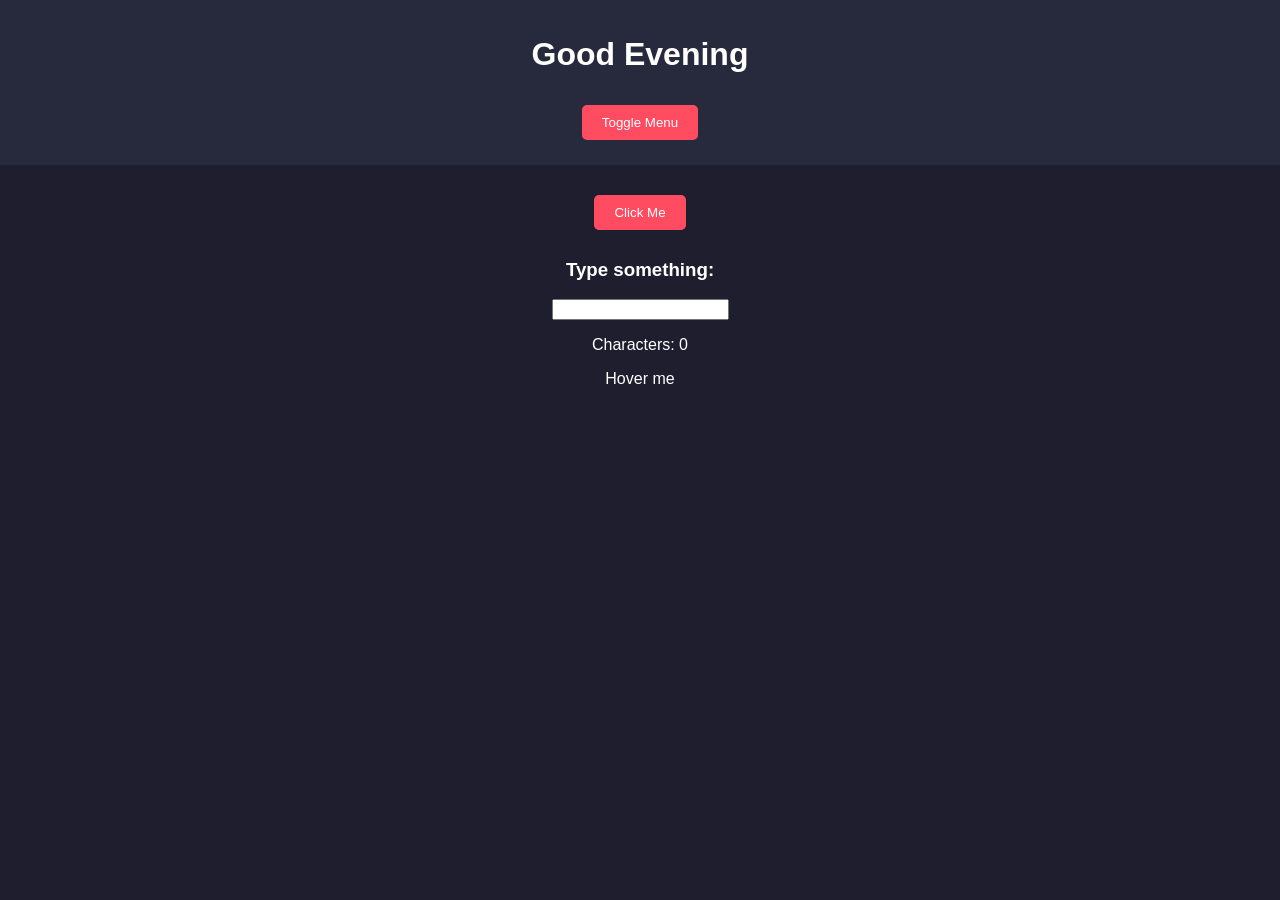
<file: week6/index.html>
<!DOCTYPE html>
<html lang="en">
<head>
  <meta charset="UTF-8">
  <title>Interactive Site</title>
  <link rel="stylesheet" href="./style.css" />
</head>
<body>

<header>
  <h1 id="greeting">Welcome</h1>
  <button id="menu-btn">Toggle Menu</button>
</header>

<nav id="menu">
  <a href="#">Home</a>
  <a href="#">About</a>
  <a href="#">Contact</a>
</nav>

<div class="container">

  <!-- Click Event -->
  <button id="click-btn">Click Me</button>
  <p id="click-result"></p>

  <!-- Input Event -->
  <h3>Type something:</h3>
  <input type="text" id="text-input">
  <p id="char-count">Characters: 0</p>

  <!-- Hover Event -->
  <div class="hover-box" id="hover-box">Hover me</div>

</div>

<script>
  // 1. PAGE LOAD EVENT (Greeting)
  window.addEventListener("load", function() {
    const greeting = document.getElementById("greeting");
    const hour = new Date().getHours();

    if (hour < 12) {
      greeting.textContent = "Good Morning";
    } else if (hour < 18) {
      greeting.textContent = "Good Afternoon";
    } else {
      greeting.textContent = "Good Evening";
    }
  });

  // 2. CLICK EVENT
  document.getElementById("click-btn").addEventListener("click", function() {
    document.getElementById("click-result").textContent = "Button Pressed!";
  });

  // 3. INPUT EVENT
  document.getElementById("text-input").addEventListener("input", function(e) {
    document.getElementById("char-count").textContent =
      "Characters: " + e.target.value.length;
  });

  // 4. HOVER EVENT
  const hoverBox = document.getElementById("hover-box");

  hoverBox.addEventListener("mouseenter", function() {
    hoverBox.style.background = "#ff4c60";
  });

  hoverBox.addEventListener("mouseleave", function() {
    hoverBox.style.background = "#444";
  });

  // 5. TOGGLE MENU (SHOW/HIDE)
  document.getElementById("menu-btn").addEventListener("click", function() {
    const menu = document.getElementById("menu");

    if (menu.style.display === "block") {
      menu.style.display = "none";
    } else {
      menu.style.display = "block";
    }
  });
</script>

</body>
</html>
</file>
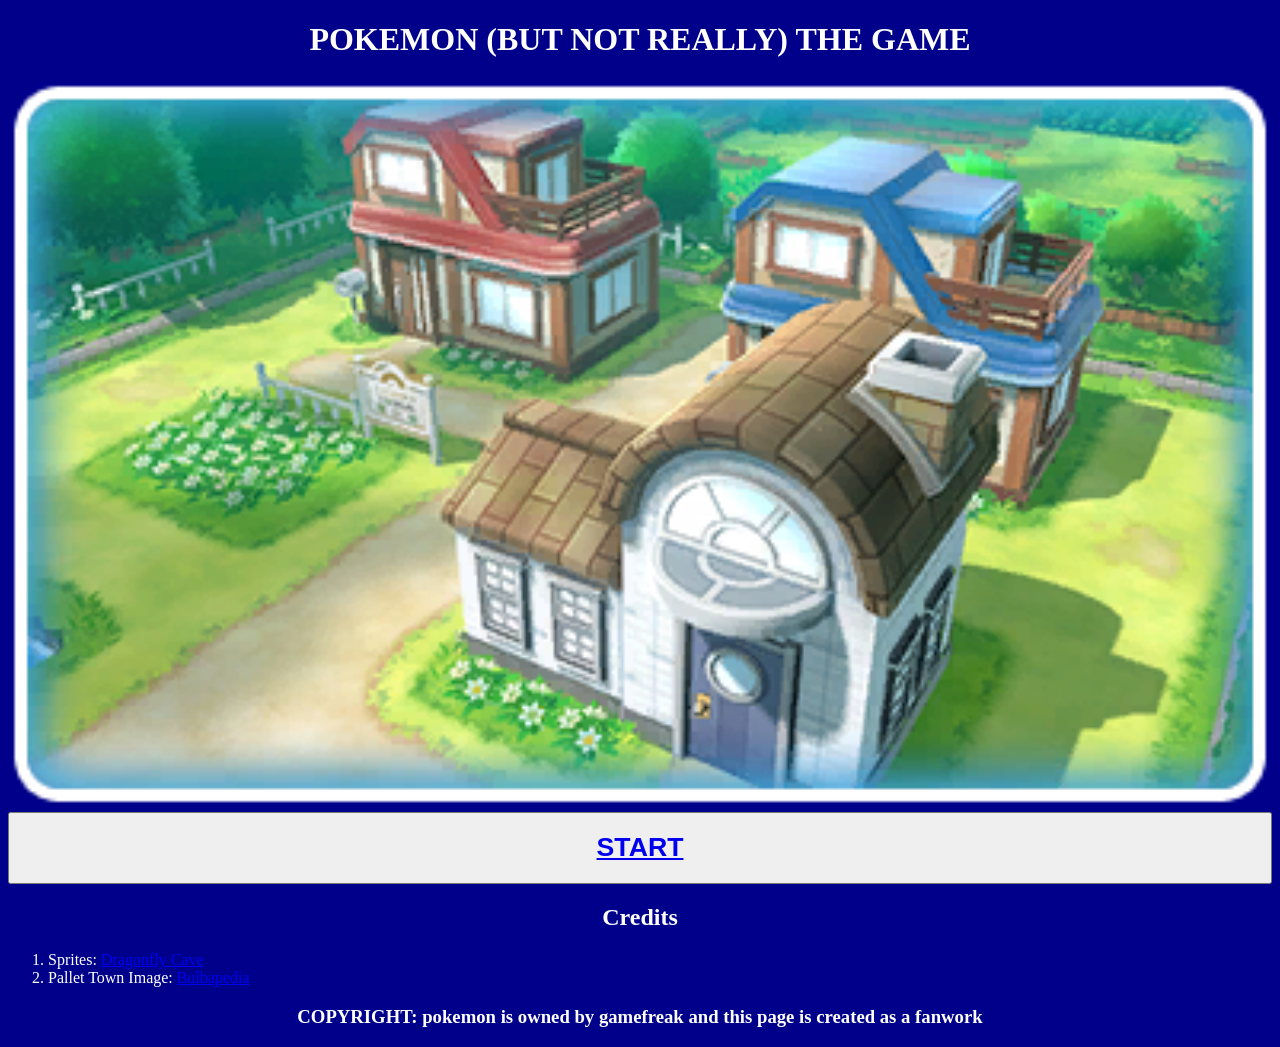
<file: week2/OurFirstGame/index.html>
<!DOCTYPE html>

<html>

<head>
    <title>OUR FIRST GAME</title>
</head>

<body style="background-color: darkblue;">
   <h1 style="color: white; text-align: center; font-family: 'Times New Roman', Times, serif;">POKEMON (BUT NOT REALLY) THE GAME</h1>
    <img src="./Assets/Pallet_Town_PE.png" aria-label="an image of pallet town from pokemon" style="width: 100%"></img>
    
<button class="start-button" style="width: 100%"><h1 style="text-align: center;"><a href="./game.html">START</a></h1></button>
 

 <section id="credits">
    <h2 style="color: white; text-align: center; font-family: 'Times New Roman', Times, serif;">Credits</h2>
    <ol style="color: white;">
        <li>Sprites: <a href="https://www.dragonflycave.com/resources/sprite-generator/">Dragonfly Cave</a></li> 
        <li>Pallet Town Image: <a href="https://bulbapedia.bulbagarden.net/wiki/Main_Page">Bulbapedia</a></li> 
    </ol>
 </section>

 <h3 style="color: white; text-align: center; font-family: 'Times New Roman', Times, serif;">COPYRIGHT: pokemon is owned by gamefreak and this page is created as a fanwork</h3>
</body>


</html>
</file>
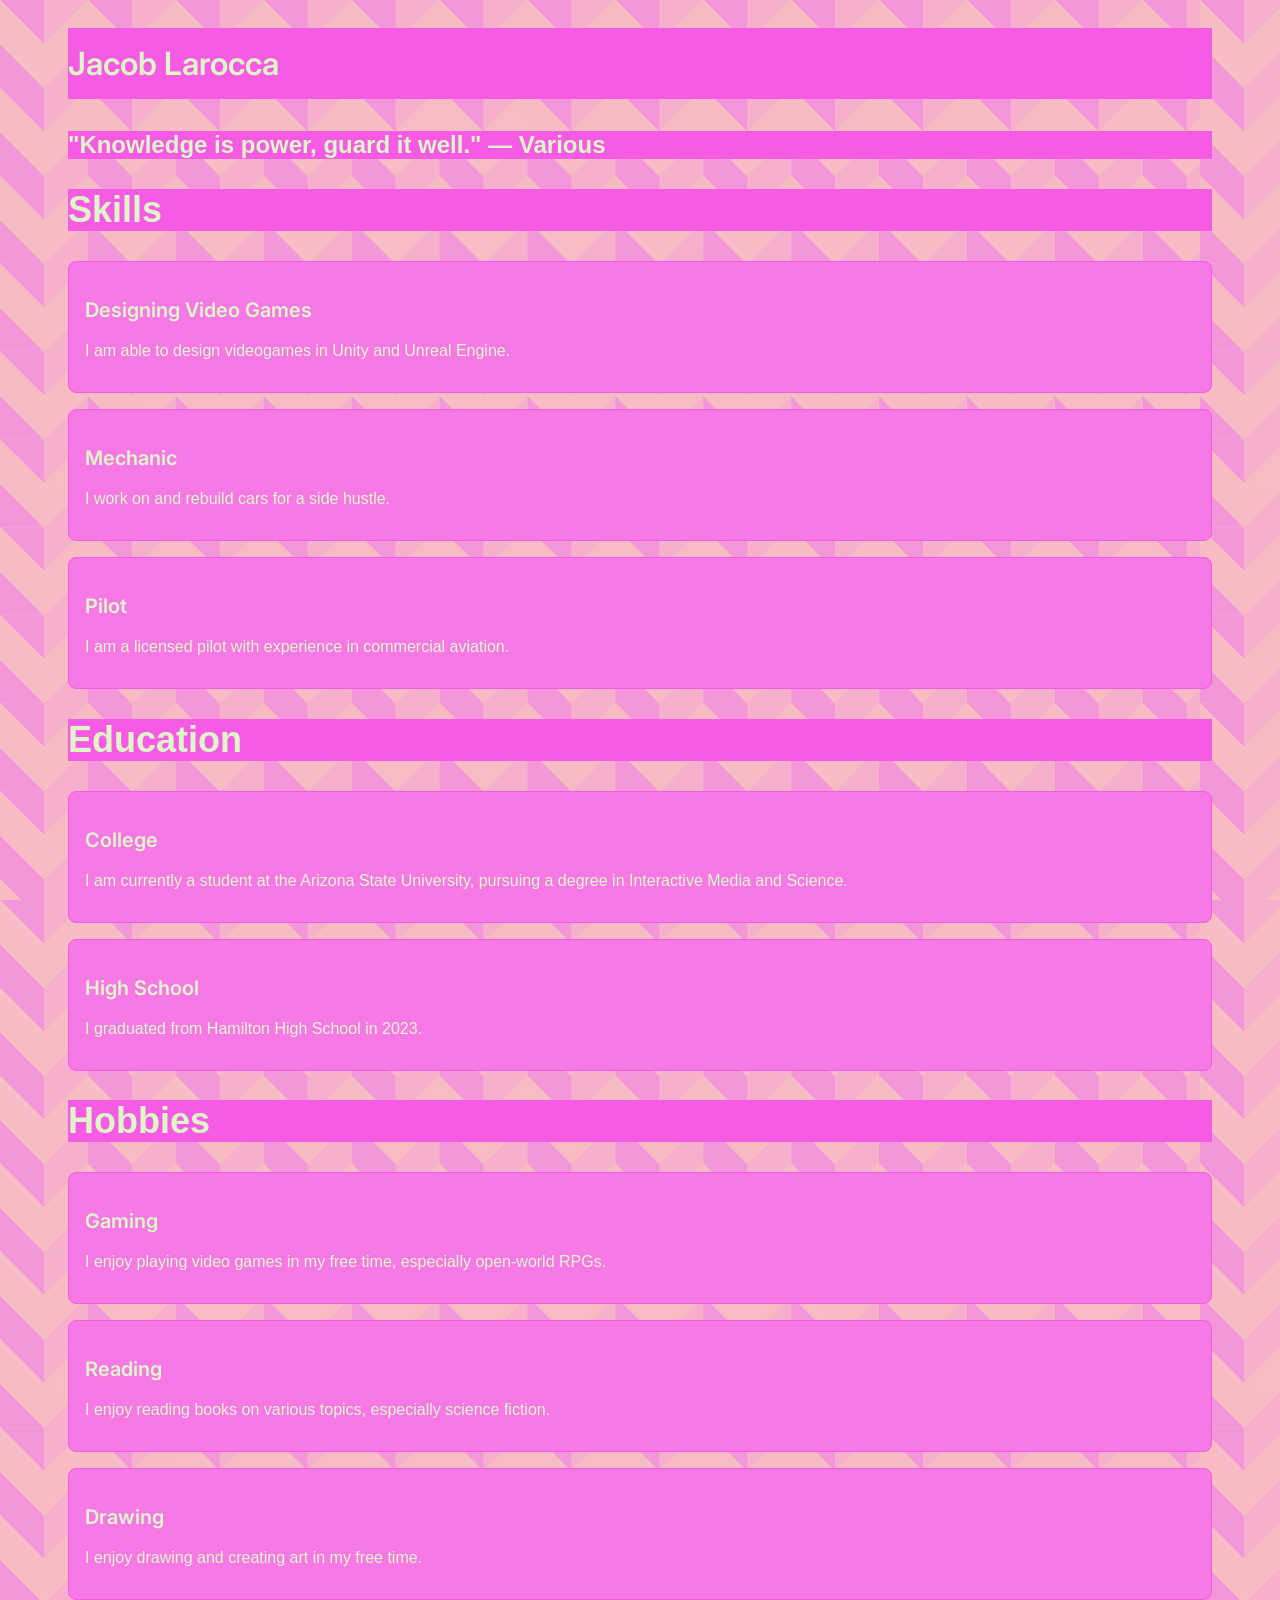
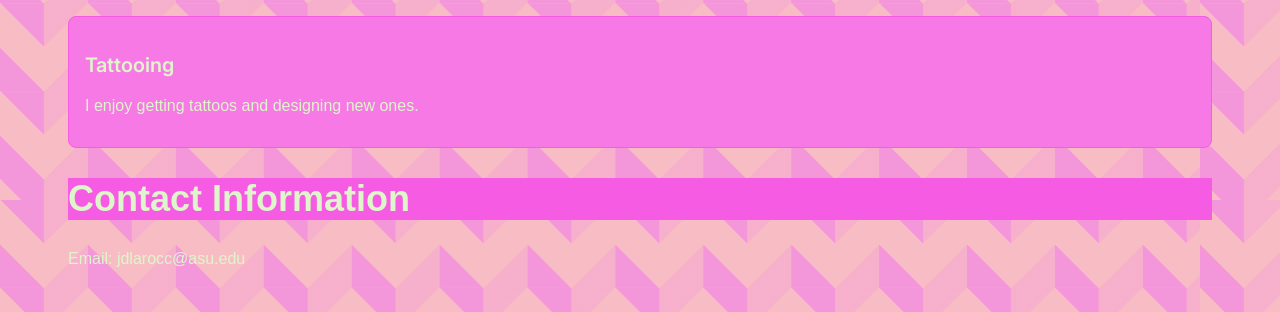
<file: week3/portfolio/index.html>
<!DOCTYPE html>
<html lang="en">
<head>

    <meta charset="UTF-8">
    <meta name="viewport" content="width=device-width, initial-scale=1.0">
    <title>My Portfolio</title>
    <style>
        @import url('https://fonts.googleapis.com/css2?family=Fraunces:wght@400;600;700&family=Inter:wght@400&display=swap');
    </style>
    <link rel="stylesheet" href="styles.css">
</head>

<body>
    <header>Jacob Larocca</header>
    <div class="title">"Knowledge is power, guard it well." — Various</div>

    <div class="atAGlance">
        <h2>Skills</h2>
        <div class="cards">
            <div><h3>Designing Video Games</h3><p>I am able to design videogames in Unity and Unreal Engine.</p></div>
            <div><h3>Mechanic</h3><p>I work on and rebuild cars for a side hustle.</p></div>
            <div><h3>Pilot</h3><p>I am a licensed pilot with experience in commercial aviation.</p></div>
        </div>
    </div>

    <div class="education">
        <h2>Education</h2>
        <div class="cards">
           
                <div><h3>College</h3><p>I am currently a student at the Arizona State University, pursuing a degree in Interactive Media and Science.</p></div>
       
          
                <div><h3>High School</h3><p>I graduated from Hamilton High School in 2023.</p></div>
          
        </div>

    </div>

    <div class="Hobbies">
        <h2>Hobbies</h2>
        <div class="cards">
            <div><h3>Gaming</h3><p>I enjoy playing video games in my free time, especially open-world RPGs.</p></div>
            <div><h3>Reading</h3><p>I enjoy reading books on various topics, especially science fiction.</p></div>
            <div><h3>Drawing</h3><p>I enjoy drawing and creating art in my free time.</p></div>
            <div><h3>Tattooing</h3><p>I enjoy getting tattoos and designing new ones.</p></div>
        </div>
    </div>

    <footer>
     <h2>Contact Information</h2>
        <p>Email: jdlarocc@asu.edu</p>   
    </footer>
</body>


</html>
</file>
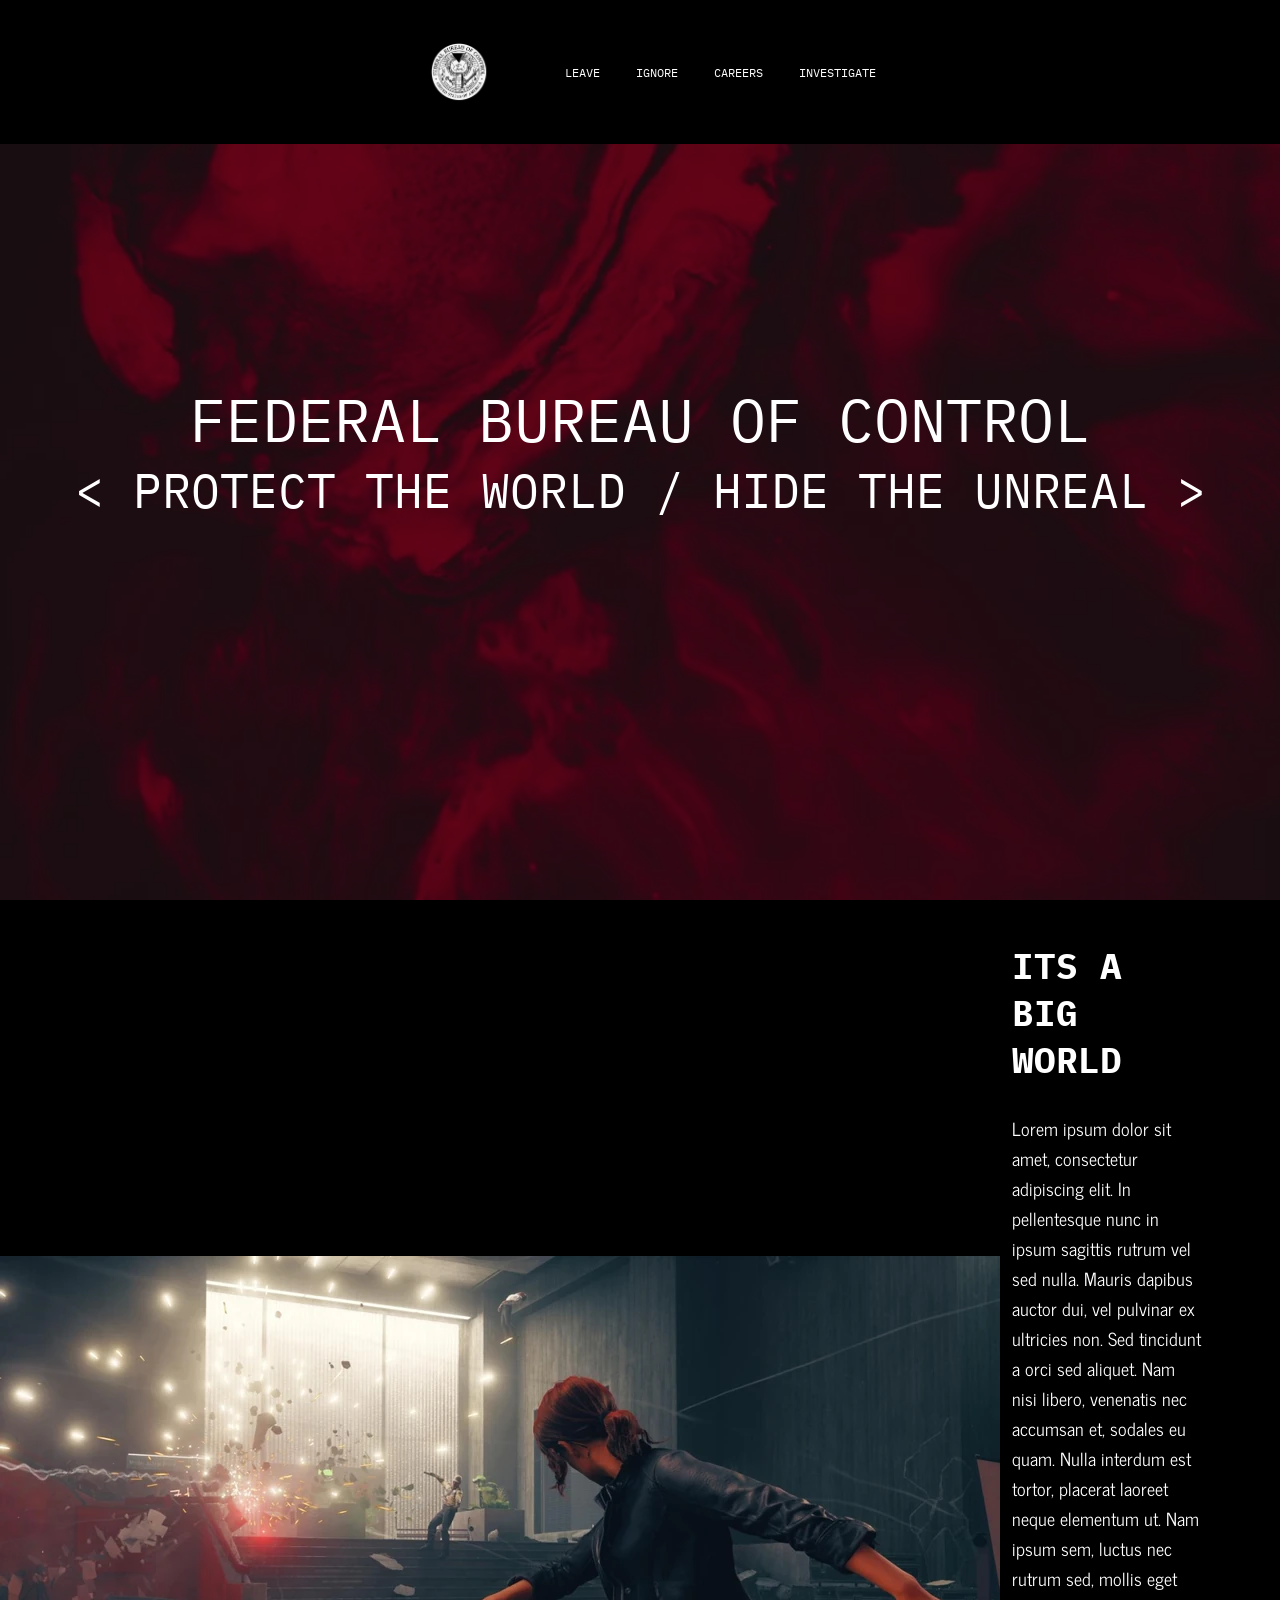
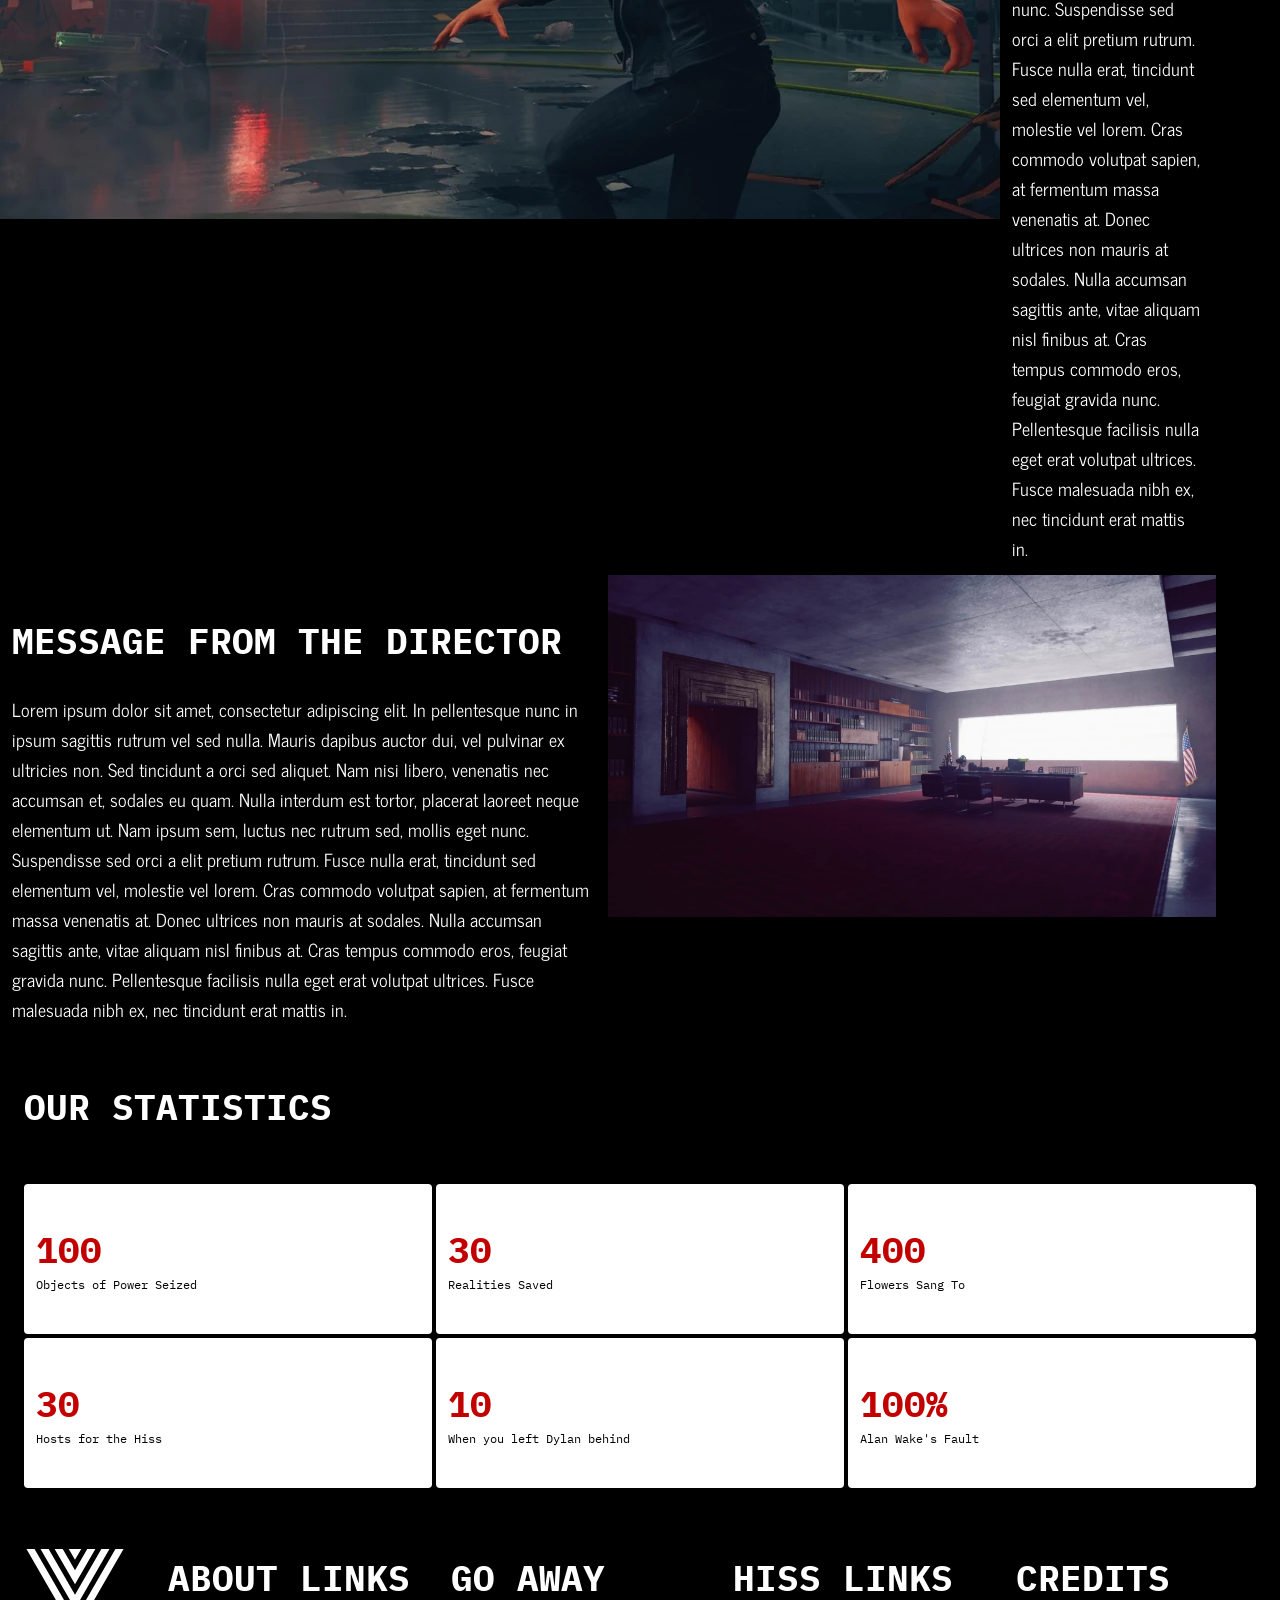
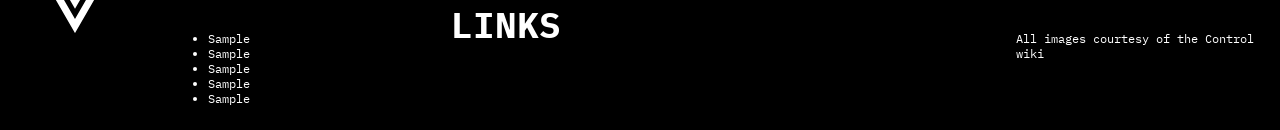
<file: week4/followAlong/index.html>
<!DOCTYPE html>
<html lang="en">

<head>
    <meta charset="UTF-8">
    <meta name="viewport" content="width=device-width, initial-scale=1.0">
    <title>FEDERAL BUREAU OF CONTROL</title>
    <style>
        @import url('https://fonts.googleapis.com/css2?family=IBM+Plex+Mono:ital,wght@0,100;0,200;0,300;0,400;0,500;0,600;0,700;1,100;1,200;1,300;1,400;1,500;1,600;1,700&family=News+Cycle:wght@400;700&display=swap');
    </style>
    <link rel="stylesheet" href="./styles_final.css" />
</head>

<body>
    <!--NAV BAR TOP PART-->
    <nav>
        <!--LOGO THAT WE ARE GOING TO EDIT-->
        <img src="./assets/logo.webp" />
        <!--LIST OF LINKS THAT WILL BE STYLED-->
        <ul>
            <li>LEAVE</li>
            <li>IGNORE</li>
            <li>CAREERS</li>
            <li>INVESTIGATE</li>
        </ul>
    </nav>

    <!--THIS IS THE HERO IMAGE THAT YOU SEE UP TOP. THIS CONTAINER HOLDS THIS INFO-->
    <div class="hero">
        <!-- WE WILL TALK ABOUT OVERLAYING, THIS IS GOING TO CREATE THAT COOL DARKENED EFFECT-->
        <div id="overlay"></div>
        <!--OUR HEADER-->
        <header>FEDERAL BUREAU OF CONTROL</header>
        <p>
            < PROTECT THE WORLD / HIDE THE UNREAL >
        </p>
    </div>

    <!--THESE ARE JUST PLACEHOLDERS BUT WE ARE GOING TO DO A SIDE BY SIDE VIEW WITH JESSE AND THE CONTENT-->
    <div class="message">

        <img src="./assets/messageFromDirector.webp">
        <div class="contentLeft">
            <h2>ITS A BIG WORLD</h2>

            Lorem ipsum dolor sit amet, consectetur adipiscing elit. In pellentesque nunc in ipsum
            sagittis rutrum vel sed nulla.
            Mauris dapibus auctor dui, vel pulvinar ex ultricies non. Sed tincidunt a orci sed aliquet. Nam nisi libero,
            venenatis
            nec accumsan et, sodales eu quam. Nulla interdum est tortor, placerat laoreet neque elementum ut. Nam ipsum
            sem, luctus
            nec rutrum sed, mollis eget nunc. Suspendisse sed orci a elit pretium rutrum. Fusce nulla erat, tincidunt
            sed elementum
            vel, molestie vel lorem. Cras commodo volutpat sapien, at fermentum massa venenatis at. Donec ultrices non
            mauris at
            sodales. Nulla accumsan sagittis ante, vitae aliquam nisl finibus at. Cras tempus commodo eros, feugiat
            gravida nunc.
            Pellentesque facilisis nulla eget erat volutpat ultrices. Fusce malesuada nibh ex, nec tincidunt erat mattis
            in.
        </div>
    </div>

    <!--SAME THING AS ABOVE.-->
    <div class="director">

        <div class="contentRight">
            <h2>MESSAGE FROM THE DIRECTOR</h2>
            <p>Lorem ipsum dolor sit amet, consectetur adipiscing elit. In pellentesque nunc in ipsum
                sagittis rutrum vel sed nulla.
                Mauris dapibus auctor dui, vel pulvinar ex ultricies non. Sed tincidunt a orci sed aliquet. Nam nisi
                libero,
                venenatis
                nec accumsan et, sodales eu quam. Nulla interdum est tortor, placerat laoreet neque elementum ut. Nam
                ipsum
                sem,
                luctus
                nec rutrum sed, mollis eget nunc. Suspendisse sed orci a elit pretium rutrum. Fusce nulla erat,
                tincidunt
                sed
                elementum
                vel, molestie vel lorem. Cras commodo volutpat sapien, at fermentum massa venenatis at. Donec ultrices
                non
                mauris at
                sodales. Nulla accumsan sagittis ante, vitae aliquam nisl finibus at. Cras tempus commodo eros, feugiat
                gravida
                nunc.
                Pellentesque facilisis nulla eget erat volutpat ultrices. Fusce malesuada nibh ex, nec tincidunt erat
                mattis
                in.</p>
        </div>

        <div id="directorImage"><img src="./assets/directorOffice.webp" /></div>
    </div>

    <!--WE ARE GOING TO SHOW SOME COOL METRICS AND CARDS IN A ROW. HINT HINT HINT HINT THIS IS HOW TO DO YOUR HOMEWORK-->
    <h2 id="stats">OUR STATISTICS</h2>
    <div class="dashboard">
        <div>
            <h2>100</h2>
            Objects of Power Seized
        </div>
        <div>
            <h2>30</h2>
            Realities Saved
        </div>
        <div>
            <h2>400</h2>
            Flowers Sang To
        </div>
        <div>
            <h2>30</h2>
            Hosts for the Hiss
        </div>
        <div>
            <h2>10</h2>
            When you left Dylan behind
        </div>
        <div>
            <h2>100%</h2>
            Alan Wake's Fault
        </div>
    </div>
    <!--FOOTER WITH COLUMNS AND CREDITS FOR OUR SOURCES-->
    <footer>
        <div><img src="./assets/board.svg" /></div>
        <div>
            <h2>ABOUT LINKS</h2>
            <ul>
                <li>Sample</li>
                <li>Sample</li>

                <li>Sample</li>

                <li>Sample</li>

                <li>Sample</li>

            </ul>
        </div>
        <div>
            <h2>GO AWAY LINKS</h2>
        </div>
        <div>
            <h2>HISS LINKS</h2>
        </div>
        <div><h2>CREDITS</h2>

            All images courtesy of the Control wiki
        </div>

    </footer>

</body>

</html>
</file>
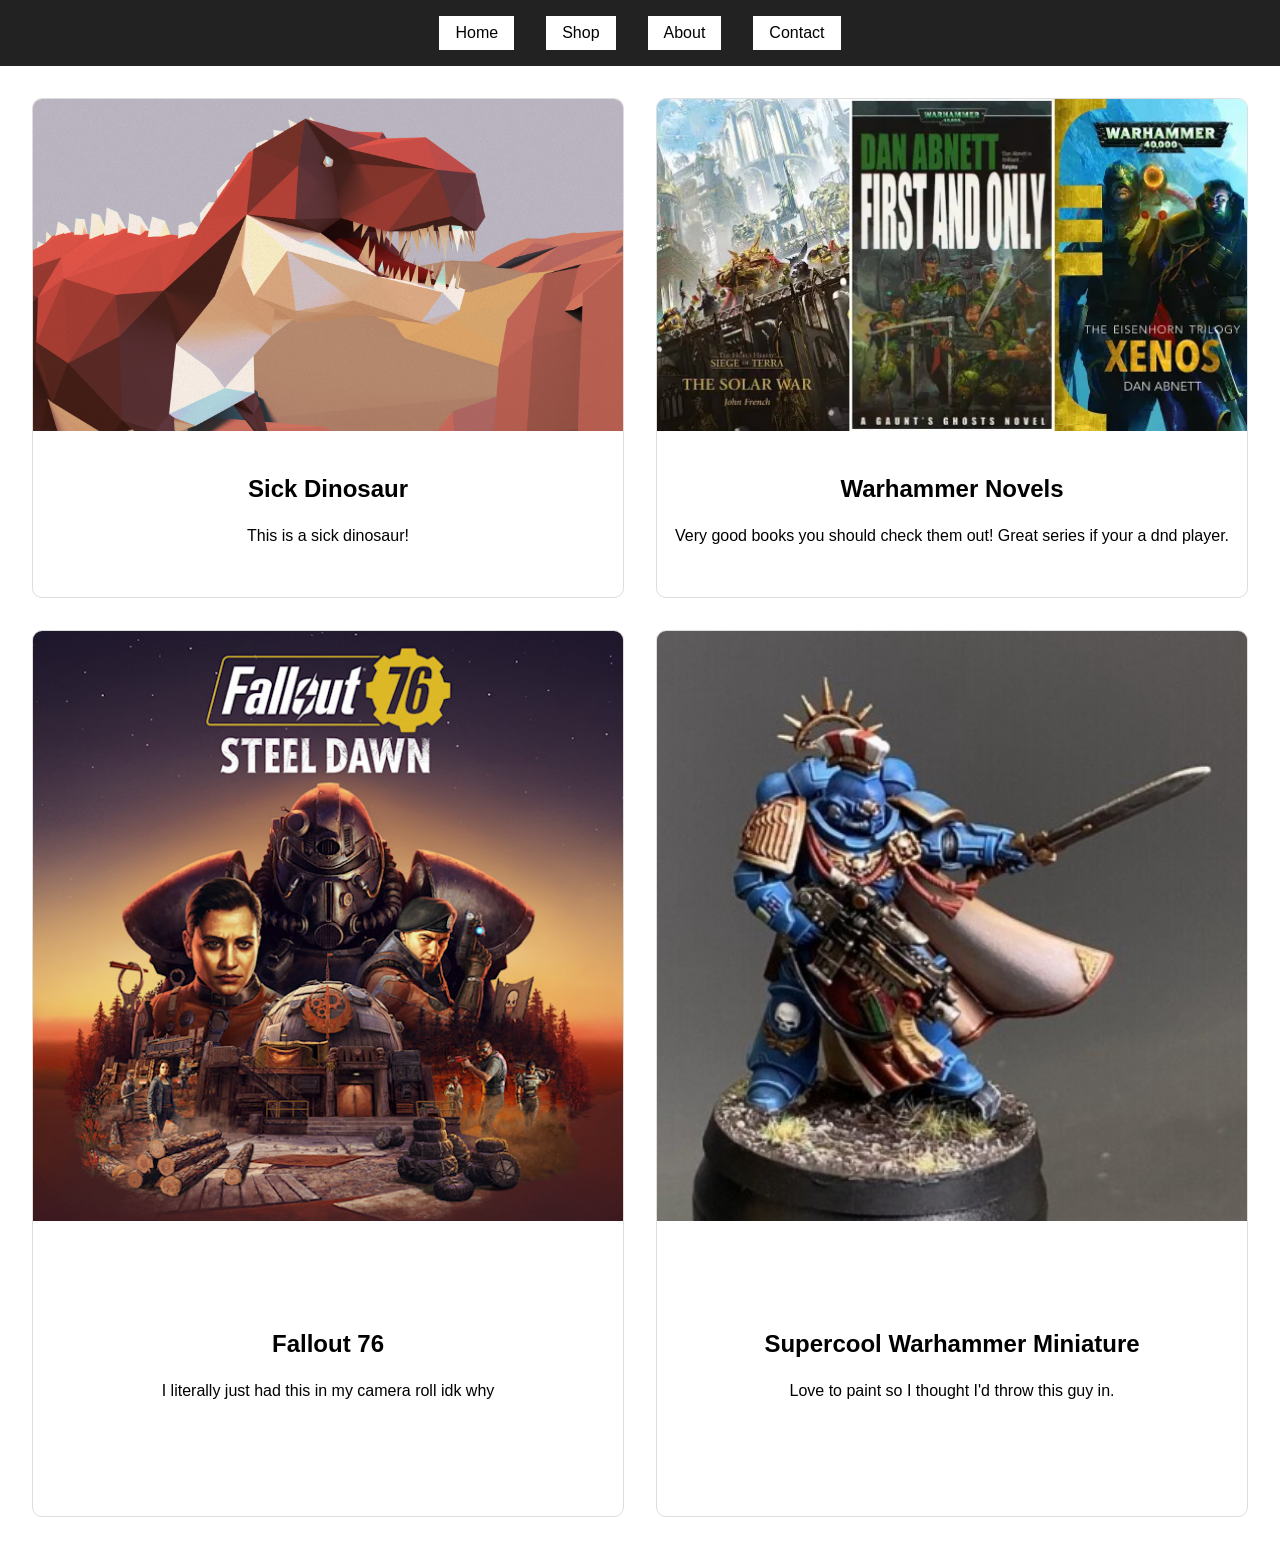
<file: week4/Week4Homework/index.html>
<!DOCTYPE html>
<html lang="en">
<head>
    <meta charset="UTF-8">
    <meta name="viewport" content="width=device-width, initial-scale=1.0">
    <title>Product Cards</title>
    <link rel="stylesheet" href="styles.css">
</head>
<body>

    <!-- NAVBAR -->
    <nav class="navbar">
        <div class="nav-container">
            <button>Home</button>
            <button>Shop</button>
            <button>About</button>
            <button>Contact</button>
        </div>
    </nav>

    <!-- GRID -->
    <main class="grid-container">

        <!-- CARD 1 -->
        <div class="card">
            <img src="assets/file.jpg" alt="">
            <div class="card-content">
                <h2>Sick Dinosaur</h2>
                <p>This is a sick dinosaur!</p>
            </div>
        </div>

        <!-- CARD 2 -->
        <div class="card">
            <img src="assets/warhammer-novels-d1c64c.webp" alt="">
            <div class="card-content">
                <h2>Warhammer Novels</h2>
                <p>Very good books you should check them out! Great series if your a dnd player.</p>
            </div>
        </div>

        <!-- CARD 3 -->
        <div class="card">
            <img src="assets/Fallout76-SteelDawn_Campaign_Art.jpg" alt="">
            <div class="card-content">
                <h2>Fallout 76</h2>
                <p>I literally just had this in my camera roll idk why</p>
            </div>
        </div>

        <!-- CARD 4 -->
        <div class="card">
            <img src="assets/s-l400.jpg" alt="">
            <div class="card-content">
                <h2>Supercool Warhammer Miniature</h2>
                <p>Love to paint so I thought I'd throw this guy in.</p>
            </div>
        </div>

    </main>

</body>
</html>
</file>
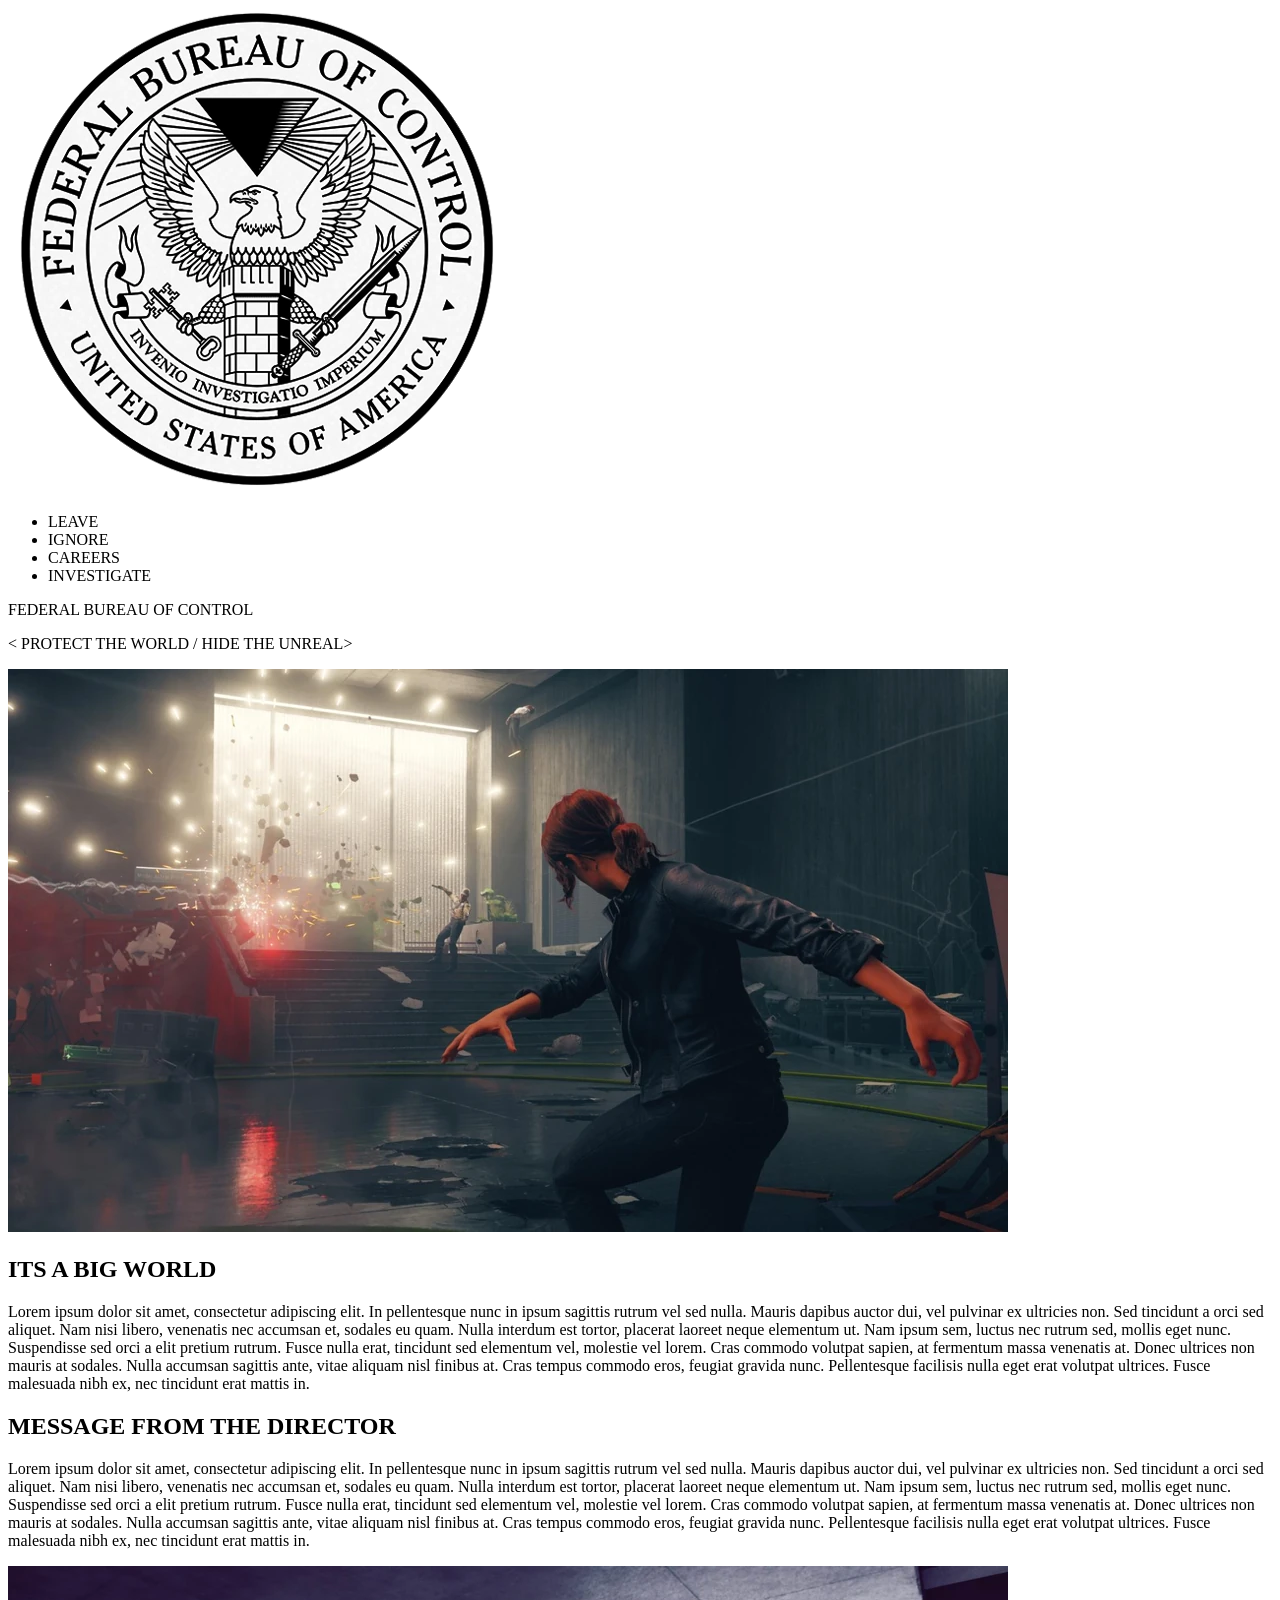
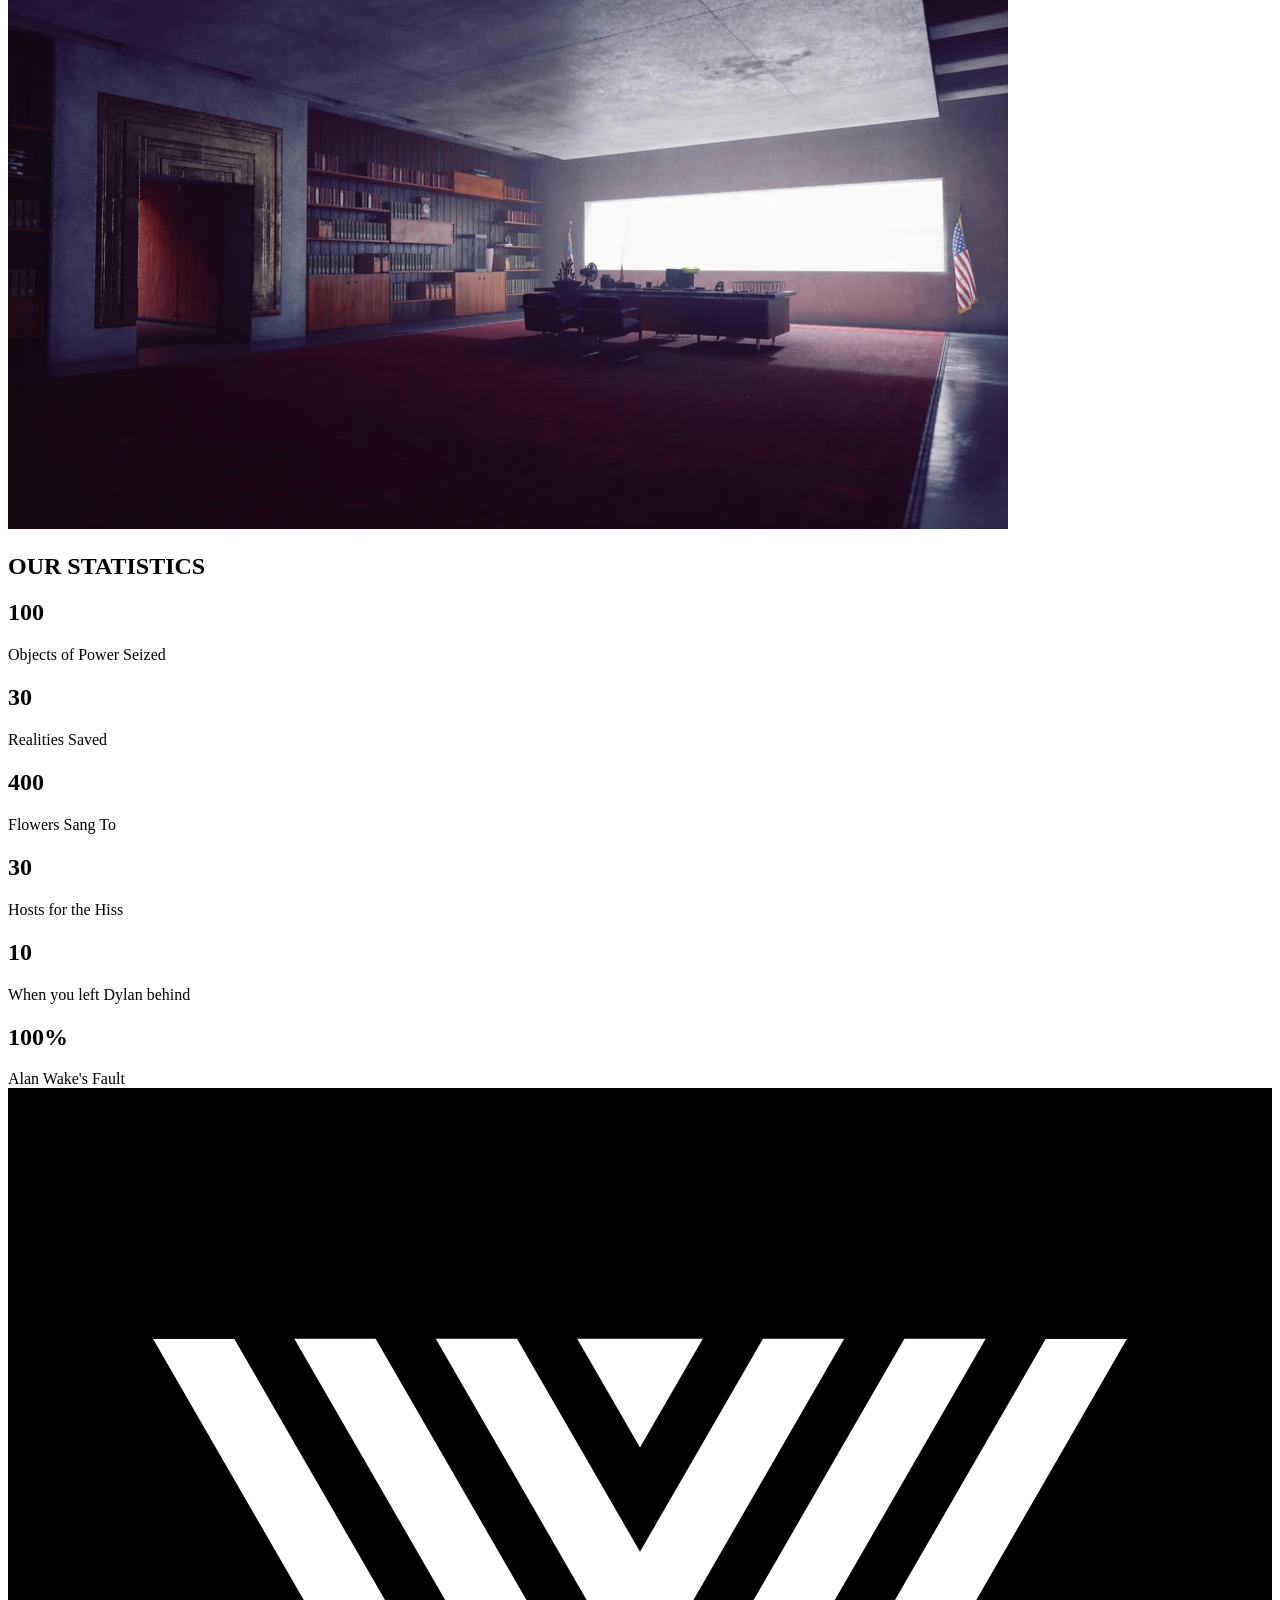
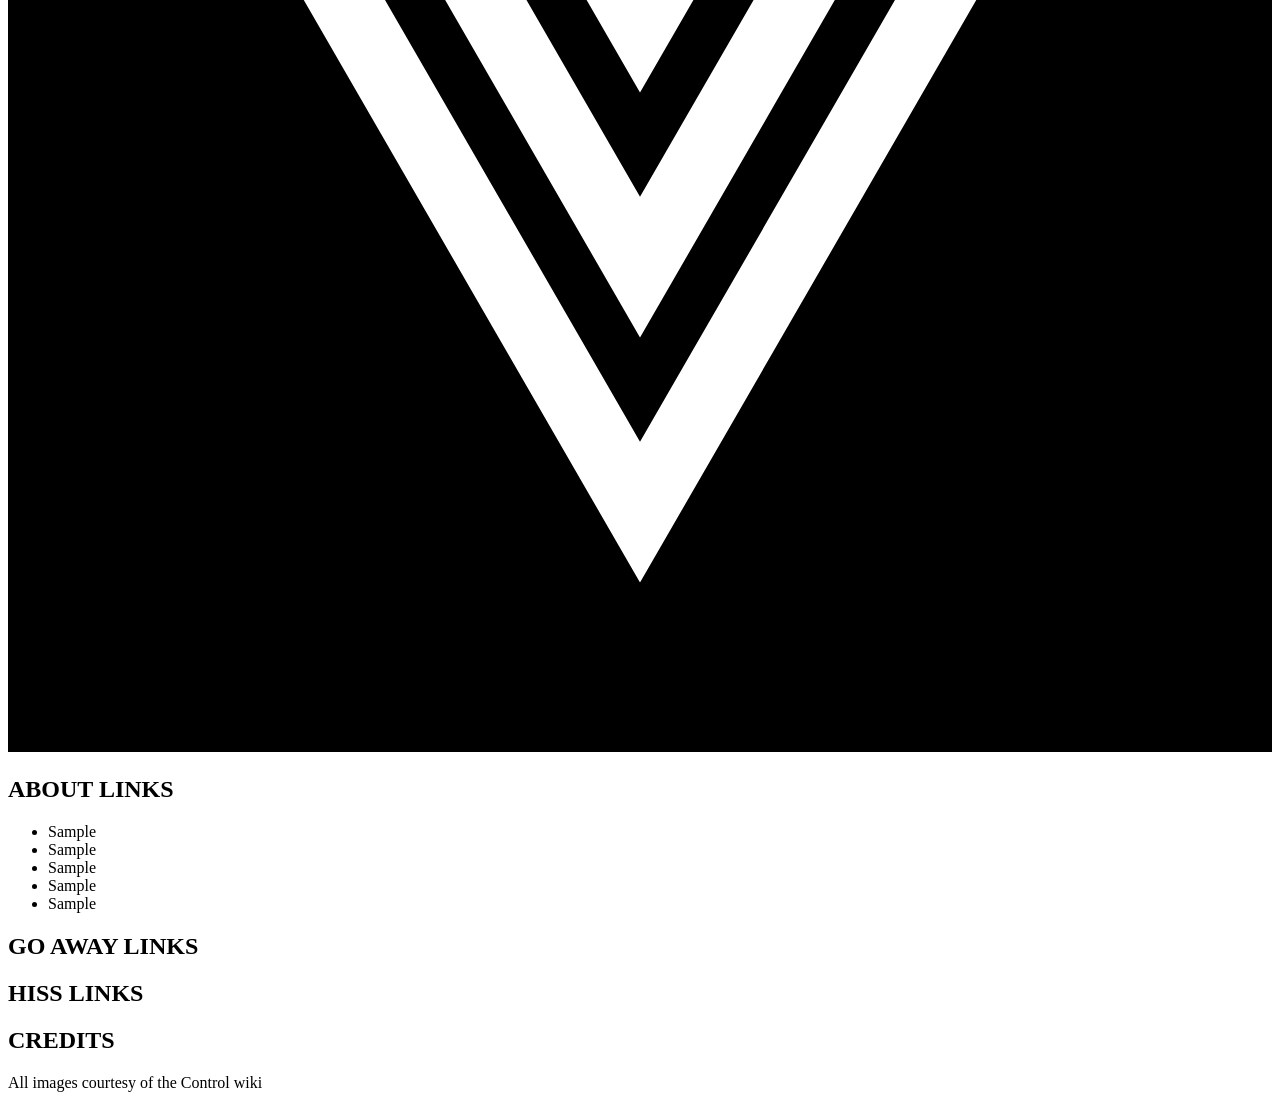
<file: week4/followAlong/contentStarting.html>
<!DOCTYPE html>
<html lang="en">

<head>
    <meta charset="UTF-8">
    <meta name="viewport" content="width=device-width, initial-scale=1.0">
    <title>FEDERAL BUREAU OF CONTROL</title>
    <style>
        @import url('https://fonts.googleapis.com/css2?family=IBM+Plex+Mono:ital,wght@0,100;0,200;0,300;0,400;0,500;0,600;0,700;1,100;1,200;1,300;1,400;1,500;1,600;1,700&family=News+Cycle:wght@400;700&display=swap');
    </style>
    <link rel="stylesheet" href="./startingStyles-renameMeTostyles.css" />
</head>

<body>
    <!--NAV BAR TOP PART-->
    <nav>
        <!--LOGO THAT WE ARE GOING TO EDIT-->
        <img src="./assets/logo.webp" />
        <!--LIST OF LINKS THAT WILL BE STYLED-->
        <ul>
            <li>LEAVE</li>
            <li>IGNORE</li>
            <li>CAREERS</li>
            <li>INVESTIGATE</li>
        </ul>
    </nav>

    <!--THIS IS THE HERO IMAGE THAT YOU SEE UP TOP. THIS CONTAINER HOLDS THIS INFO-->
    <div class="hero">
        <!-- WE WILL TALK ABOUT OVERLAYING, THIS IS GOING TO CREATE THAT COOL DARKENED EFFECT-->
        <div id="overlay"></div>
        <!--OUR HEADER-->
        <header>FEDERAL BUREAU OF CONTROL</header>
        <p>
            < PROTECT THE WORLD / HIDE THE UNREAL>
        </p>
    </div>

    <!--THESE ARE JUST PLACEHOLDERS BUT WE ARE GOING TO DO A SIDE BY SIDE VIEW WITH JESSE AND THE CONTENT-->
    <div class="message">

        <img src="./assets/messageFromDirector.webp">
        <div class="contentLeft">
            <h2>ITS A BIG WORLD</h2>

            Lorem ipsum dolor sit amet, consectetur adipiscing elit. In pellentesque nunc in ipsum
            sagittis rutrum vel sed nulla.
            Mauris dapibus auctor dui, vel pulvinar ex ultricies non. Sed tincidunt a orci sed aliquet. Nam nisi libero,
            venenatis
            nec accumsan et, sodales eu quam. Nulla interdum est tortor, placerat laoreet neque elementum ut. Nam ipsum
            sem, luctus
            nec rutrum sed, mollis eget nunc. Suspendisse sed orci a elit pretium rutrum. Fusce nulla erat, tincidunt
            sed elementum
            vel, molestie vel lorem. Cras commodo volutpat sapien, at fermentum massa venenatis at. Donec ultrices non
            mauris at
            sodales. Nulla accumsan sagittis ante, vitae aliquam nisl finibus at. Cras tempus commodo eros, feugiat
            gravida nunc.
            Pellentesque facilisis nulla eget erat volutpat ultrices. Fusce malesuada nibh ex, nec tincidunt erat mattis
            in.
        </div>
    </div>

    <!--SAME THING AS ABOVE.-->
    <div class="director">

        <div class="contentRight">
            <h2>MESSAGE FROM THE DIRECTOR</h2>
            <p>Lorem ipsum dolor sit amet, consectetur adipiscing elit. In pellentesque nunc in ipsum
                sagittis rutrum vel sed nulla.
                Mauris dapibus auctor dui, vel pulvinar ex ultricies non. Sed tincidunt a orci sed aliquet. Nam nisi
                libero,
                venenatis
                nec accumsan et, sodales eu quam. Nulla interdum est tortor, placerat laoreet neque elementum ut. Nam
                ipsum
                sem,
                luctus
                nec rutrum sed, mollis eget nunc. Suspendisse sed orci a elit pretium rutrum. Fusce nulla erat,
                tincidunt
                sed
                elementum
                vel, molestie vel lorem. Cras commodo volutpat sapien, at fermentum massa venenatis at. Donec ultrices
                non
                mauris at
                sodales. Nulla accumsan sagittis ante, vitae aliquam nisl finibus at. Cras tempus commodo eros, feugiat
                gravida
                nunc.
                Pellentesque facilisis nulla eget erat volutpat ultrices. Fusce malesuada nibh ex, nec tincidunt erat
                mattis
                in.</p>
        </div>

        <div id="directorImage"><img src="./assets/directorOffice.webp" /></div>
    </div>

    <!--WE ARE GOING TO SHOW SOME COOL METRICS AND CARDS IN A ROW. HINT HINT HINT HINT THIS IS HOW TO DO YOUR HOMEWORK-->
    <h2 id="stats">OUR STATISTICS</h2>
    <div class="dashboard">
        <div>
            <h2>100</h2>
            Objects of Power Seized
        </div>
        <div>
            <h2>30</h2>
            Realities Saved
        </div>
        <div>
            <h2>400</h2>
            Flowers Sang To
        </div>
        <div>
            <h2>30</h2>
            Hosts for the Hiss
        </div>
        <div>
            <h2>10</h2>
            When you left Dylan behind
        </div>
        <div>
            <h2>100%</h2>
            Alan Wake's Fault
        </div>
    </div>
    <!--FOOTER WITH COLUMNS AND CREDITS FOR OUR SOURCES-->
    <footer>
        <div><img src="./assets/board.svg" /></div>
        <div>
            <h2>ABOUT LINKS</h2>
            <ul>
                <li>Sample</li>
                <li>Sample</li>

                <li>Sample</li>

                <li>Sample</li>

                <li>Sample</li>

            </ul>
        </div>
        <div>
            <h2>GO AWAY LINKS</h2>
        </div>
        <div>
            <h2>HISS LINKS</h2>
        </div>
        <div>
            <h2>CREDITS</h2>

            All images courtesy of the Control wiki
        </div>

    </footer>

</body>

</html>
</file>
<file: week6/style.css>
body {
      font-family: Arial, sans-serif;
      margin: 0;
      background: #1e1e2f;
      color: white;
    }

    header {
      background: #27293d;
      padding: 15px;
      text-align: center;
    }

    nav {
      display: none;
      background: #333;
      padding: 10px;
      text-align: center;
    }

    nav a {
      color: white;
      margin: 0 10px;
      text-decoration: none;
    }

    .container {
      padding: 20px;
      text-align: center;
    }

    button {
      padding: 10px 20px;
      margin: 10px;
      border: none;
      background: #ff4c60;
      color: white;
      cursor: pointer;
      border-radius: 5px;
    }

    button:hover {
      background: #ff2e45;
    }
</file>
<file: week3/portfolio/styles.css>
/*
<link rel="preconnect" href="https://fonts.googleapis.com">
<link rel="preconnect" href="https://fonts.gstatic.com" crossorigin>
<link href="https://fonts.googleapis.com/css2?family=Inter:ital,opsz,wght@0,14..32,100..900;1,14..32,100..900&family=Roboto:ital,wght@0,100..900;1,100..900&display=swap" rel="stylesheet">


.inter-<uniquifier> {
  font-family: "Inter", sans-serif;
  font-optical-sizing: auto;
  font-weight: <weight>;
  font-style: normal;
}

  
.roboto-<uniquifier> {
  font-family: "Roboto", sans-serif;
  font-optical-sizing: auto;
  font-weight: <weight>;
  font-style: normal;
  font-variation-settings:
    "wdth" 100;
}
  */
  *{
  --miscColor: #def6caff;
--accentColor: #f8bdc4ff;
--base: #f497daff;
--cardColor: #f679e5ff;
--borderColor: #f65be3ff;
}

body {
  background-color : var(--base);
  background-image: url(./assets/css-pattern-by-magicpattern.png);
  padding-left: 60px;
  padding-right: 60px;
  padding-top: 20px;
  padding-bottom: 20px;

}

header {
  padding-top: 16px;
  padding-bottom: 16px;
  margin-bottom: 32px;
  font-family: "Inter", sans-serif;
  color: var(--miscColor);
  font-size: 32px;
  font-weight: 600;
  background-color : var(--borderColor);
}

.title{
  font-family: "Roboto", sans-serif;
  color: var(--miscColor);
  font-size: 24px;
  font-weight: 600;
  background-color: var(--borderColor);
}

h2{
  font-family: "Roboto", sans-serif;
  color: var(--miscColor);
  font-size: 36px;
  font-weight: 600;
  background-color: var(--borderColor);
}

.cards div {
  background-color: var(--cardColor);
  padding: 16px;
  border: .5px solid var(--borderColor);
  border-radius: 8px;
  margin-bottom: 16px;
  margin-left: auto;
  margin-right: auto;

}

.cards div:hover {
  box-shadow: 8px 8px var(--borderColor);
}

h3 {
  font-family: "Inter", sans-serif;
  color: var(--miscColor);
  font-size: 20px;
  font-weight: 600;
}

p {
  font-family: "Roboto", sans-serif;
  color: var(--miscColor);
  font-size: 16px;
  font-weight: 400;
}
</file>
<file: week4/followAlong/styles_final.css>
/*
    font-family: "IBM Plex Mono", monospace;
  font-family: "News Cycle",
  sans-serif;

*/ 

/*REM VS EM*/

* { 
    --primaryWhite: white; 
    --primaryBlack: black; 
    --emphasisRed: #C20000;
    font-size: 12px; 
    font-family: "IBM Plex Mono", monospace;

}

body{ 
  padding: 0px; 
  margin: 0px; 
  background-color: black;


}

/* questions for PARENT flex MODULE

1. What is the parent item? 
1.5: WHAT AXIS are we flexing across? 
2. What is the ARRANGEMENT or JUSTIFY of the internal items (distribution across the X axis) 
3. How are these items supposed to sit IN the parent (align items, across the y axis)
*/ 
nav {
  position: fixed; 
  top: 0px; 
  left: 0px; 
  background-color: var(--primaryBlack);
  color: var(--primaryWhite);
  display: flex; 
  justify-content: center;
  align-items: center;
  padding: 24px; 
  margin: 0 auto;
  font-family: "IBM Plex Mono", monospace;
  width: 100vw; 
  z-index: 10; 
  height: 96px;

  /* flex item child*/ 

}

nav > img { 
  height: 60px; 
  width: 60px; 
}

nav > ul {

  margin-left: 24px; 
 /* as a flex item*/ 

 flex-grow: auto;
 /* as a flex container */ 
  list-style-type: none;
  display: flex; 
  justify-content: space-around;
}

nav ul > li { 
  padding: 12px; 
  margin-right: 12px; 
}

nav ul > li:hover{
  background-color: var(--emphasisRed);
  color: var(--primaryBlack);
}

.hero{


  /*fix for calc function not working*/
  background-image: url('./assets/thehiss.webp'); 
  height: 100vh; 
  width: 100vw; 
  background-size: cover;
  display: flex; 
  flex-direction: column;
  align-items: center;
  justify-content: center;
  padding: 36px; 
  position: relative;
  box-sizing: border-box; 
  
}

/*flexing in column means that we are distributing equally across the y  (cross) axis.*/ 

/* comma is a brand new selector it means AND*/ 
.hero  header, .hero p{
  margin: 0 auto; 
  z-index: 9;
}

.hero header{
  font-size: 60px; 
  color: white; 
  
}

.hero p{
  font-size: 48px; 
  color: white; 
}

#overlay {
  position: absolute; 
  top: 0px; 
  left: 0px; 
  z-index: 8;
  height: 100vh; 
  width: 100vw; 
  background-color: rgba(7, 7, 7, 0.5);
}
.message{
  display: flex; 
  width: 95vw; 
  justify-content: center;
  align-items: center;
}

h2{
  font-size: 36px;
  color: white; 
}

.contentLeft{
  color: var(--primaryWhite);
  padding: 12px; 
    font-family: "News Cycle";
    font-size: 1.5rem;
}

.contentRight > p {
  font-family: "News Cycle";
    font-size: 1.5rem;
}

.director{
  width: 95vw; 
  display: grid; 
  grid-template-columns: 50% 50%;

}

#directorImage > img { 
  width: 100%; 

}

.contentRight{
  padding: 12px; 
  color: white;
}

.dashboard{
  padding: 24px; 
  display: grid; 
  grid-template-columns: repeat(3, 1fr);
  grid-template-rows: 150px 150px;
  gap: 4px 4px; 

}

.dashboard > div {
  background-color: white;
  color: black;
  border-radius: 4px; 
  padding: 12px; 
}

.dashboard > div > h2 {
  margin-bottom: 4px; 
  color: var(--emphasisRed);
}



footer{
  display: grid; 
  color: white;
  grid-template-columns: 150px repeat(4, 1fr);
  column-gap: 6px;

}

footer > img {
  width: 100%;
}

footer > div {
  padding: 12px;
}

#stats{
  padding-left: 24px;
}

@media screen and (max-width: 720px) {

  *{
    font-size: 14px; 
  }
  
    nav {
      position: fixed;
      top: 0px;
      left: 0px;
      background-color: var(--primaryBlack);
      color: var(--primaryWhite);
      display: flex;
      justify-content: flex-start;
      align-items: flex-start;
      padding: 12px;
      margin: 0 auto;
      font-family: "IBM Plex Mono", monospace;
      width: 100vw;
      z-index: 10;
      height: 72px;
    }

        nav>ul {
    
          margin-left: 12px;
          /* as a flex item*/
    
          flex-grow: auto;
          /* as a flex container */
          list-style-type: none;
          display: flex;
          justify-content: space-around;
        }

    .hero{
        box-sizing: border-box;
    }

    .director, .message {
      display: block; 
      width: 100vw; 
      padding: .5rem; 
    }

        .dashboard {
          padding: 24px;
          display: grid;
          grid-template-columns: repeat(2, 1fr);
          grid-template-rows: repeat(3, 1fr);
          gap: 4px 4px;
    
        }

    .message > img {
      width: 100%; 
    }

        footer {
          display: flex;
          background-color: white;
          color: black;
          flex-direction: column;
    
        }

        footer h2 { 
          color: black;
        }

        footer >  div > img {
          display: none; 
        }
}
</file>
<file: week4/Week4Homework/styles.css>
/* ROOT FONT SETTINGS */
html {
    font-size: 16px; /* Desktop */
}

body {
    margin: 0;
    font-family: Arial, sans-serif;
}

/* NAVBAR */
.navbar {
    position: sticky; /* OR fixed */
    top: 0;
    background-color: #222;
    padding: 1rem 0;
    z-index: 1000;
}

.nav-container {
    display: flex;
    justify-content: center;
    gap: 2rem;
}

.nav-container button {
    background: white;
    border: none;
    padding: 0.5rem 1rem;
    font-size: 1rem;
    cursor: pointer;
}

/* GRID LAYOUT */
.grid-container {
    display: grid;
    grid-template-columns: repeat(2, 1fr); /* 2 columns desktop */
    gap: 2rem;
    padding: 2rem;
}

/* CARD */
.card {
    display: grid;
    grid-template-rows: 2fr 1fr; /* image + content */
    border: 1px solid #ddd;
    border-radius: 10px;
    overflow: hidden;
}

/* IMAGE */
.card img {
    width: 100%;
    height: 100%;
    object-fit: cover;
}

/* CONTENT */
.card-content {
    display: flex;
    flex-direction: column;
    justify-content: center;
    align-items: center;
    padding: 1rem;
}

.card-content h2 {
    font-size: 1.5rem;
    margin: 0.5rem 0;
}

.card-content p {
    font-size: 1rem;
    text-align: center;
}

/* MOBILE */
@media (max-width: 720px) {

    html {
        font-size: 12px; /* Mobile */
    }

    .grid-container {
        grid-template-columns: 1fr; /* 1 column */
    }

    .card {
        height: 100vh; /* full screen cards */
    }
}
</file>
<file: week4/followAlong/startingStyles-renameMeTostyles.css>
/*
    font-family: "IBM Plex Mono", monospace;
  font-family: "News Cycle",
  sans-serif;

*/

* {
    --primaryWhite: white;
    --primaryBlack: black;
    --emphasisRed: #C20000;
    --size: 12px;
}
</file>
